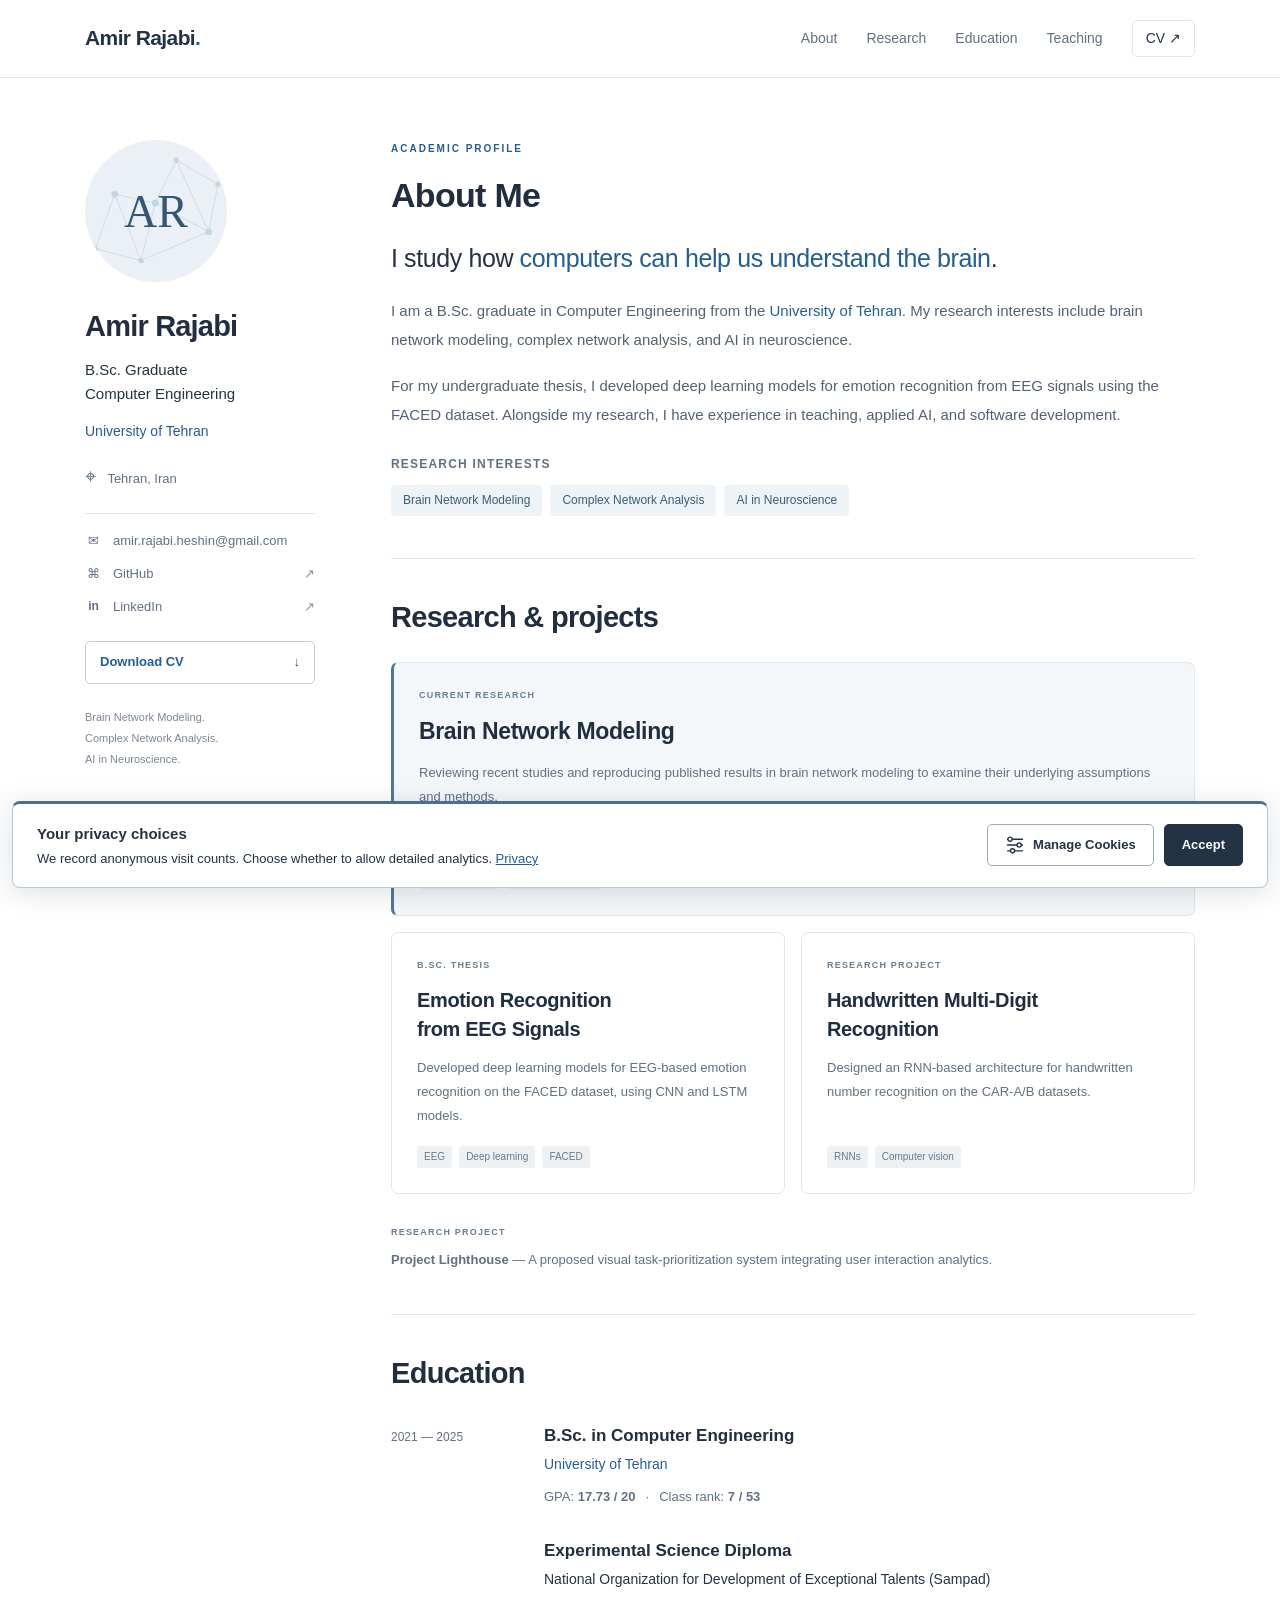
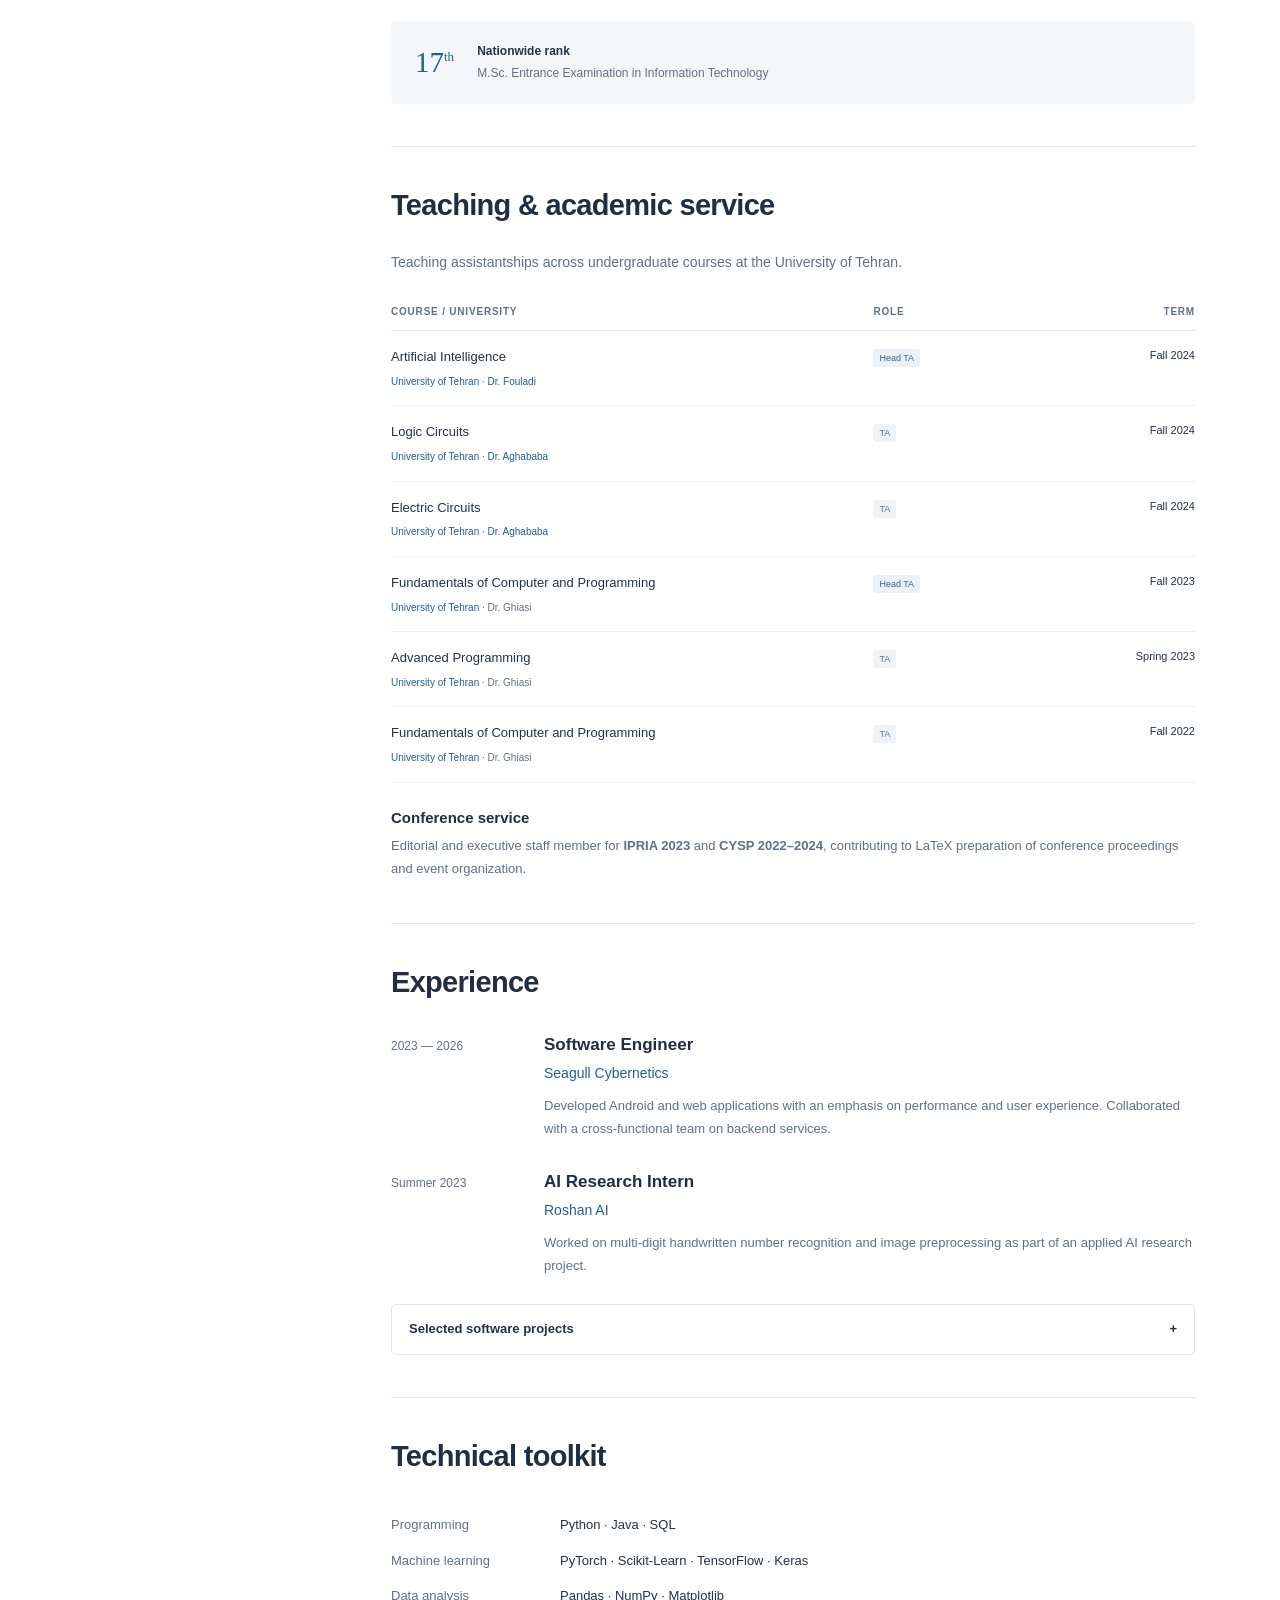
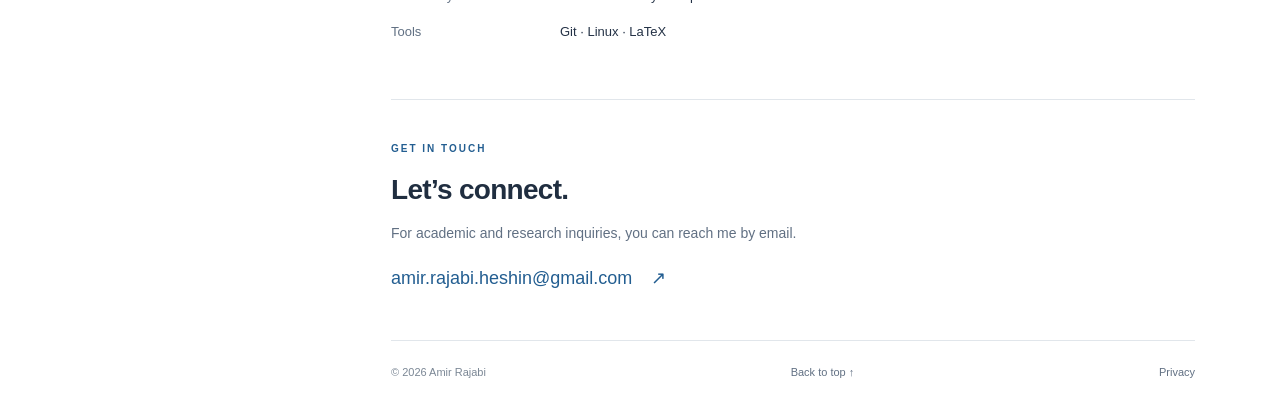
<file: index.html>
<!doctype html>
<html lang="en">
<head>
  <meta charset="utf-8">
  <meta name="viewport" content="width=device-width, initial-scale=1">
  <meta name="description" content="Amir Rajabi — B.Sc. graduate in Computer Engineering from the University of Tehran. Research interests in brain network modeling, complex network analysis, and AI in neuroscience.">
  <meta name="theme-color" content="#f7f8fa">
  <meta property="og:title" content="Amir Rajabi | Academic Website">
  <meta property="og:description" content="Brain Network Modeling · Complex Network Analysis · AI in Neuroscience">
  <meta property="og:type" content="website">
  <title>Amir Rajabi | Academic Website</title>
  <link rel="icon" href="assets/favicon.svg" type="image/svg+xml">
  <link rel="stylesheet" href="assets/style.css">
  <script src="/assets/analytics.js" defer></script>
</head>
<body>
<a class="skip-link" href="#main">Skip to content</a>
<header class="topbar"><div class="topbar-inner"><a class="wordmark" href="#about">Amir Rajabi<span class="wordmark-dot">.</span></a><nav aria-label="Main navigation"><a href="#about">About</a><a href="#research">Research</a><a href="#education">Education</a><a href="#teaching">Teaching</a><a class="nav-cv" href="assets/Amir_Rajabi_Academic_CV.pdf">CV <span aria-hidden="true">↗</span></a></nav></div></header>
<div class="layout">
<aside class="profile" aria-label="Profile">
  <div class="monogram" aria-hidden="true"><span>AR</span><svg viewBox="0 0 220 180" fill="none"><g stroke="currentColor"><path d="M10 120 58 50 112 78 158 25 208 75 177 139 112 78 70 154 10 120M58 50 70 154 177 139M158 25 177 139"/></g><g fill="currentColor"><circle cx="10" cy="120" r="4"/><circle cx="58" cy="50" r="5"/><circle cx="112" cy="78" r="5"/><circle cx="158" cy="25" r="4"/><circle cx="208" cy="75" r="4"/><circle cx="177" cy="139" r="5"/><circle cx="70" cy="154" r="4"/></g></svg></div>
  <h1>Amir Rajabi</h1>
  <p class="role">B.Sc. Graduate<br> Computer Engineering</p>
  <p class="affiliation"><a href="https://ut.ac.ir/en">University of Tehran</a></p>
  <p class="location"><span aria-hidden="true">⌖</span> Tehran, Iran</p>
  <div class="profile-links"><a href="mailto:amir.rajabi.heshin@gmail.com"><span aria-hidden="true">✉</span> amir.rajabi.heshin@gmail.com</a><a href="https://github.com/amirrgb"><span class="link-symbol" aria-hidden="true">⌘</span> GitHub <span class="arrow" aria-hidden="true">↗</span></a><a href="https://www.linkedin.com/in/amirrgb"><span class="link-symbol linkedin" aria-hidden="true">in</span> LinkedIn <span class="arrow" aria-hidden="true">↗</span></a></div>
  <a class="button" href="assets/Amir_Rajabi_Academic_CV.pdf" download>Download CV <span aria-hidden="true">↓</span></a>
  <p class="sidebar-note">Brain Network Modeling.<br>Complex Network Analysis.<br>AI in Neuroscience.</p>
</aside>
<main id="main">
  <section id="about" class="about section">
    <p class="eyebrow">ACADEMIC PROFILE</p>
    <h2>About Me</h2>
    <p class="intro">I study how <span class="accent">computers can help us understand the brain</span>.</p>
    <p>I am a B.Sc. graduate in Computer Engineering from the <a href="https://ut.ac.ir/en">University of Tehran</a>. My research interests include brain network modeling, complex network analysis, and AI in neuroscience.</p>
    <p>For my undergraduate thesis, I developed deep learning models for emotion recognition from EEG signals using the FACED dataset. Alongside my research, I have experience in teaching, applied AI, and software development.</p>
    <div class="interests"><h3>Research interests</h3><ul><li>Brain Network Modeling</li><li>Complex Network Analysis</li><li>AI in Neuroscience</li></ul></div>
  </section>
  <section id="research" class="section"><div class="section-heading"><h2>Research & projects</h2></div>
    <article class="project featured"><div class="project-top"><span class="label">CURRENT RESEARCH</span></div><h3>Brain Network Modeling</h3><p>Reviewing recent studies and reproducing published results in brain network modeling to examine their underlying assumptions and methods.</p><p>Conducting computational experiments to assess how modeling choices influence simulated brain dynamics.</p><div class="tags"><span>Brain networks</span><span>Network modeling</span></div></article>
    <div class="project-grid"><article class="project"><span class="label">B.SC. THESIS</span><h3>Emotion Recognition<br>from EEG Signals</h3><p>Developed deep learning models for EEG-based emotion recognition on the FACED dataset, using CNN and LSTM models.</p><div class="tags"><span>EEG</span><span>Deep learning</span><span>FACED</span></div></article><article class="project"><span class="label">RESEARCH PROJECT</span><h3>Handwritten Multi-Digit<br>Recognition</h3><p>Designed an RNN-based architecture for handwritten number recognition on the CAR-A/B datasets.</p><div class="tags"><span>RNNs</span><span>Computer vision</span></div></article></div>
    <div class="research-note"><span class="small-label">RESEARCH PROJECT</span><p><strong>Project Lighthouse</strong> — A proposed visual task-prioritization system integrating user interaction analytics.</p></div>
  </section>
  <section id="education" class="section"><div class="section-heading"><h2>Education</h2></div><div class="timeline"><article class="timeline-item"><p class="date">2021 — 2025</p><div><h3>B.Sc. in Computer Engineering</h3><p><a href="https://ut.ac.ir/en">University of Tehran</a></p><p class="detail">GPA: <strong>17.73 / 20</strong><span class="detail-separator">·</span>Class rank: <strong>7 / 53</strong></p></div></article><article class="timeline-item"><p class="date"></p><div><h3>Experimental Science Diploma</h3><p>National Organization for Development of Exceptional Talents (Sampad)</p></div></article></div><div class="honor"><span class="honor-rank">17<sup>th</sup></span><p><strong>Nationwide rank</strong><br>M.Sc. Entrance Examination in Information Technology</p></div></section>
  <section id="teaching" class="section"><div class="section-heading"><h2>Teaching & academic service</h2></div><p class="section-intro">Teaching assistantships across undergraduate courses at the University of Tehran.</p><div class="teaching-table"><table><caption class="visually-hidden">Teaching assistantships</caption><thead><tr><th scope="col">Course / University</th><th scope="col">Role</th><th scope="col">Term</th></tr></thead><tbody>
<tr><td>Artificial Intelligence<small><a href="https://ut.ac.ir/en">University of Tehran</a> · <a href="https://scholar.google.com/citations?user=YLOcZDUAAAAJ&amp;hl=en">Dr. Fouladi</a></small></td><td><span class="badge head">Head TA</span></td><td>Fall 2024</td></tr>
<tr><td>Logic Circuits<small><a href="https://ut.ac.ir/en">University of Tehran</a> · <a href="https://scholar.google.com/citations?user=NBD4tqgAAAAJ&amp;hl=en">Dr. Aghababa</a></small></td><td><span class="badge">TA</span></td><td>Fall 2024</td></tr>
<tr><td>Electric Circuits<small><a href="https://ut.ac.ir/en">University of Tehran</a> · <a href="https://scholar.google.com/citations?user=NBD4tqgAAAAJ&amp;hl=en">Dr. Aghababa</a></small></td><td><span class="badge">TA</span></td><td>Fall 2024</td></tr>
<tr><td>Fundamentals of Computer and Programming<small><a href="https://ut.ac.ir/en">University of Tehran</a> · Dr. Ghiasi</small></td><td><span class="badge head">Head TA</span></td><td>Fall 2023</td></tr>
<tr><td>Advanced Programming<small><a href="https://ut.ac.ir/en">University of Tehran</a> · Dr. Ghiasi</small></td><td><span class="badge">TA</span></td><td>Spring 2023</td></tr>
<tr><td>Fundamentals of Computer and Programming<small><a href="https://ut.ac.ir/en">University of Tehran</a> · Dr. Ghiasi</small></td><td><span class="badge">TA</span></td><td>Fall 2022</td></tr>
</tbody></table></div><article class="service"><h3>Conference service</h3><p>Editorial and executive staff member for <strong>IPRIA 2023</strong> and <strong>CYSP 2022–2024</strong>, contributing to LaTeX preparation of conference proceedings and event organization.</p></article></section>
  <section id="experience" class="section"><div class="section-heading"><h2>Experience</h2></div><div class="timeline"><article class="timeline-item"><p class="date">2023 — 2026</p><div><h3>Software Engineer</h3><p class="company"><a href="https://www.seagull.dev/">Seagull Cybernetics</a></p><p class="detail">Developed Android and web applications with an emphasis on performance and user experience. Collaborated with a cross-functional team on backend services.</p></div></article><article class="timeline-item"><p class="date">Summer 2023</p><div><h3>AI Research Intern</h3><p class="company"><a href="https://www.linkedin.com/company/roshan-ai/">Roshan AI</a></p><p class="detail">Worked on multi-digit handwritten number recognition and image preprocessing as part of an applied AI research project.</p></div></article></div><details class="software"><summary>Selected software projects <span aria-hidden="true">+</span></summary><ul><li><strong>Libz</strong> — Android application for optimizing Google Drive storage.</li><li><strong>GrowUp</strong> — Android application for task management and note-taking.</li><li><strong>Inventory Management System</strong> — Product and user management for retail stores.</li></ul></details></section>
  <section id="skills" class="section"><div class="section-heading"><h2>Technical toolkit</h2></div><dl class="skills"><div><dt>Programming</dt><dd>Python · Java · SQL</dd></div><div><dt>Machine learning</dt><dd>PyTorch · Scikit-Learn · TensorFlow · Keras</dd></div><div><dt>Data analysis</dt><dd>Pandas · NumPy · Matplotlib</dd></div><div><dt>Tools</dt><dd>Git · Linux · LaTeX</dd></div></dl></section>
  <section id="contact" class="contact"><p class="eyebrow">GET IN TOUCH</p><h2>Let’s connect.</h2><p>For academic and research inquiries, you can reach me by email.</p><a href="mailto:amir.rajabi.heshin@gmail.com">amir.rajabi.heshin@gmail.com <span aria-hidden="true">↗</span></a></section>
  <footer><span>© 2026 Amir Rajabi</span><a href="#about">Back to top ↑</a></footer>
</main></div>
</body></html>
</file>
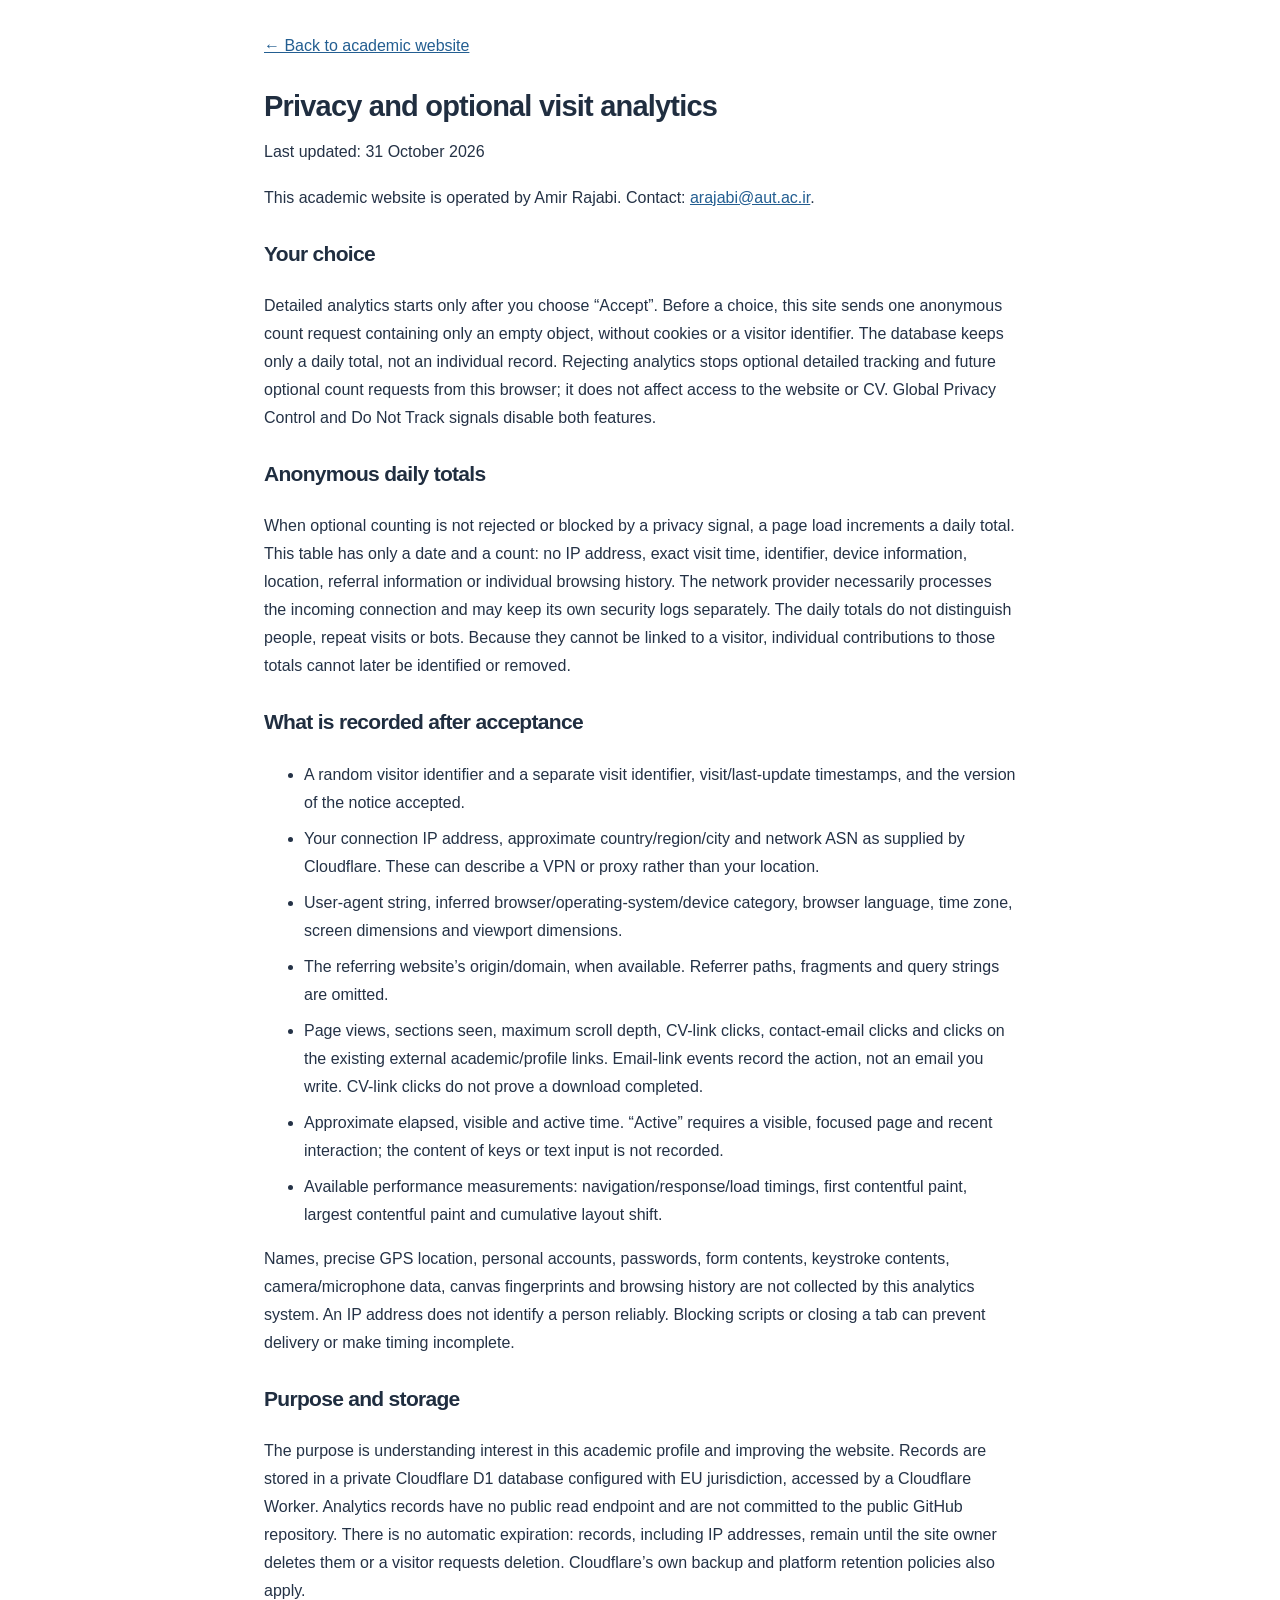
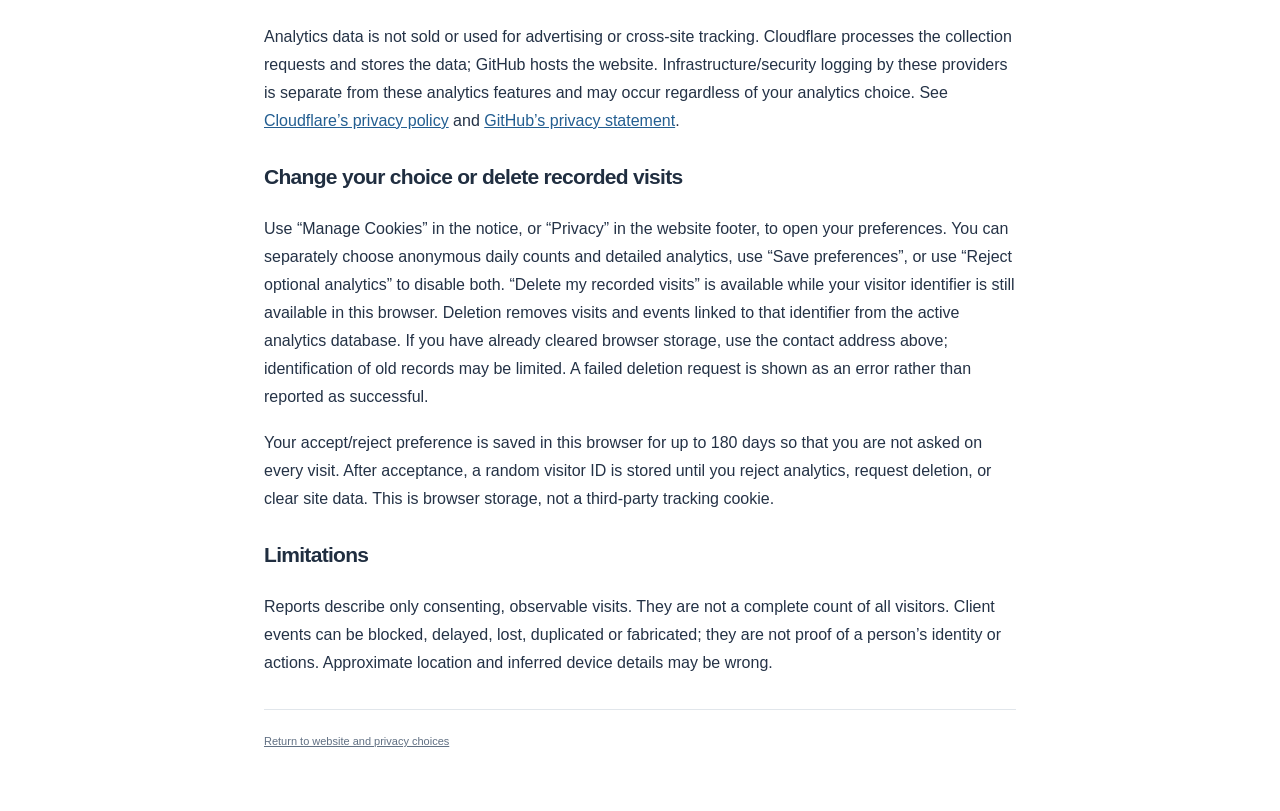
<file: privacy.html>
<!doctype html>
<html lang="en"><head><meta charset="utf-8"><meta name="viewport" content="width=device-width,initial-scale=1"><meta name="robots" content="noindex"><title>Privacy | Amir Rajabi</title><link rel="icon" href="/assets/favicon.svg" type="image/svg+xml"><link rel="stylesheet" href="/assets/style.css"><style>body{max-width:800px;margin:auto;padding:32px 24px}h1{margin-top:28px}h2{font-size:21px;margin-top:28px}li{margin:8px 0}a{text-decoration:underline}table{font-size:14px}td{padding:10px 8px;white-space:normal!important;text-align:left!important}footer{margin-top:32px}</style></head>
<body><a href="/">← Back to academic website</a><main><h1>Privacy and optional visit analytics</h1><p>Last updated: 31 October 2026</p>
<p>This academic website is operated by Amir Rajabi. Contact: <a href="mailto:arajabi@aut.ac.ir">arajabi@aut.ac.ir</a>.</p>
<h2>Your choice</h2><p>Detailed analytics starts only after you choose “Accept”. Before a choice, this site sends one anonymous count request containing only an empty object, without cookies or a visitor identifier. The database keeps only a daily total, not an individual record. Rejecting analytics stops optional detailed tracking and future optional count requests from this browser; it does not affect access to the website or CV. Global Privacy Control and Do Not Track signals disable both features.</p>
<h2>Anonymous daily totals</h2><p>When optional counting is not rejected or blocked by a privacy signal, a page load increments a daily total. This table has only a date and a count: no IP address, exact visit time, identifier, device information, location, referral information or individual browsing history. The network provider necessarily processes the incoming connection and may keep its own security logs separately. The daily totals do not distinguish people, repeat visits or bots. Because they cannot be linked to a visitor, individual contributions to those totals cannot later be identified or removed.</p><h2>What is recorded after acceptance</h2><ul>
<li>A random visitor identifier and a separate visit identifier, visit/last-update timestamps, and the version of the notice accepted.</li>
<li>Your connection IP address, approximate country/region/city and network ASN as supplied by Cloudflare. These can describe a VPN or proxy rather than your location.</li>
<li>User-agent string, inferred browser/operating-system/device category, browser language, time zone, screen dimensions and viewport dimensions.</li>
<li>The referring website’s origin/domain, when available. Referrer paths, fragments and query strings are omitted.</li>
<li>Page views, sections seen, maximum scroll depth, CV-link clicks, contact-email clicks and clicks on the existing external academic/profile links. Email-link events record the action, not an email you write. CV-link clicks do not prove a download completed.</li>
<li>Approximate elapsed, visible and active time. “Active” requires a visible, focused page and recent interaction; the content of keys or text input is not recorded.</li>
<li>Available performance measurements: navigation/response/load timings, first contentful paint, largest contentful paint and cumulative layout shift.</li></ul>
<p>Names, precise GPS location, personal accounts, passwords, form contents, keystroke contents, camera/microphone data, canvas fingerprints and browsing history are not collected by this analytics system. An IP address does not identify a person reliably. Blocking scripts or closing a tab can prevent delivery or make timing incomplete.</p>
<h2>Purpose and storage</h2><p>The purpose is understanding interest in this academic profile and improving the website. Records are stored in a private Cloudflare D1 database configured with EU jurisdiction, accessed by a Cloudflare Worker. Analytics records have no public read endpoint and are not committed to the public GitHub repository. There is no automatic expiration: records, including IP addresses, remain until the site owner deletes them or a visitor requests deletion. Cloudflare’s own backup and platform retention policies also apply.</p>
<p>Analytics data is not sold or used for advertising or cross-site tracking. Cloudflare processes the collection requests and stores the data; GitHub hosts the website. Infrastructure/security logging by these providers is separate from these analytics features and may occur regardless of your analytics choice. See <a href="https://www.cloudflare.com/privacypolicy/">Cloudflare’s privacy policy</a> and <a href="https://docs.github.com/en/site-policy/privacy-policies/github-general-privacy-statement">GitHub’s privacy statement</a>.</p>
<h2>Change your choice or delete recorded visits</h2><p>Use “Manage Cookies” in the notice, or “Privacy” in the website footer, to open your preferences. You can separately choose anonymous daily counts and detailed analytics, use “Save preferences”, or use “Reject optional analytics” to disable both. “Delete my recorded visits” is available while your visitor identifier is still available in this browser. Deletion removes visits and events linked to that identifier from the active analytics database. If you have already cleared browser storage, use the contact address above; identification of old records may be limited. A failed deletion request is shown as an error rather than reported as successful.</p>
<p>Your accept/reject preference is saved in this browser for up to 180 days so that you are not asked on every visit. After acceptance, a random visitor ID is stored until you reject analytics, request deletion, or clear site data. This is browser storage, not a third-party tracking cookie.</p>
<h2>Limitations</h2><p>Reports describe only consenting, observable visits. They are not a complete count of all visitors. Client events can be blocked, delayed, lost, duplicated or fabricated; they are not proof of a person’s identity or actions. Approximate location and inferred device details may be wrong.</p></main><footer><a href="/">Return to website and privacy choices</a></footer></body></html>
</file>
<file: assets/style.css>
:root{--ink:#243246;--muted:#617083;--blue:#235e91;--line:#e1e6eb;--paper:#fff;--soft:#f4f7fa}*{box-sizing:border-box}html{scroll-behavior:smooth;scroll-padding-top:104px}body{margin:0;background:var(--paper);color:var(--ink);font:16px/1.75 -apple-system,BlinkMacSystemFont,"Segoe UI",Arial,sans-serif}a{color:var(--blue);text-decoration:none}a:hover{text-decoration:underline;text-underline-offset:4px}a:focus-visible,summary:focus-visible{outline:3px solid #367dab;outline-offset:5px}h1,h2,h3,p{margin-top:0}h1,h2,h3{line-height:1.3;color:#202e40}h1{font-size:29px;letter-spacing:-.8px;margin-bottom:12px}h2{font-size:29px;letter-spacing:-.7px;font-weight:650;margin-bottom:25px}h3{font-size:18px;font-weight:600}p{margin-bottom:18px}.topbar{height:78px;border-bottom:1px solid var(--line);background:#fffffff5;position:sticky;top:0;z-index:10;backdrop-filter:blur(12px)}.topbar-inner{max-width:1190px;margin:auto;padding:0 40px;display:flex;height:100%;align-items:center;justify-content:space-between}.wordmark{font-size:21px;font-weight:700;letter-spacing:-.6px;color:var(--ink)}.wordmark-dot{color:var(--blue)}nav{display:flex;gap:29px;align-items:center}nav a{font-size:14px;color:var(--muted);font-weight:500}nav .nav-cv{border:1px solid var(--line);border-radius:5px;padding:5px 13px;color:var(--ink)}.layout{max-width:1190px;margin:0 auto;padding:62px 40px 0;display:grid;grid-template-columns:230px minmax(0,1fr);gap:76px}.profile{position:sticky;top:120px;align-self:start}.monogram{width:142px;height:142px;border-radius:50%;background:#eaf0f5;position:relative;overflow:hidden;margin-bottom:26px;display:grid;place-items:center;color:#9bb7ca}.monogram span{font:46px Georgia,serif;z-index:1;color:#345773}.monogram svg{position:absolute;width:150px;opacity:.45;transform:rotate(-15deg)}.role{line-height:1.6;margin-bottom:14px;font-size:15px}.affiliation{color:var(--blue);font-size:14px;line-height:1.6;margin-bottom:17px}.location{font-size:13px;color:var(--muted)}.location span{margin-right:8px;font-size:20px}.profile-links{border-top:1px solid var(--line);padding-top:16px;margin-top:19px;display:grid;gap:10px;font-size:13px}.profile-links a{display:flex;align-items:center;gap:11px;color:var(--muted)}.profile-links a>span:first-child{width:17px;text-align:center}.arrow{margin-left:auto;color:#8294a6}.linkedin{font-size:12px;font-weight:700}.button{display:flex;align-items:center;justify-content:space-between;border:1px solid #bdcdd9;padding:9px 14px;border-radius:5px;margin-top:23px;font-size:13px;font-weight:600}.button:hover{background:var(--soft);text-decoration:none}.sidebar-note{font-size:11px;line-height:1.9;color:#7b8795;margin-top:23px}.section{padding-bottom:42px;margin-bottom:40px;border-bottom:1px solid var(--line);scroll-margin-top:20px}.eyebrow{font-size:10px;letter-spacing:2px;color:var(--blue);font-weight:700;margin-bottom:15px}.about h2{font-size:34px;margin-bottom:22px}.intro{font-size:25px;line-height:1.55;letter-spacing:-.4px;margin-bottom:20px}.accent{color:var(--blue)}.about>p:not(.eyebrow):not(.intro){color:#526174;font-size:15px;line-height:1.9}.interests{margin-top:28px}.interests h3{font-size:12px;text-transform:uppercase;letter-spacing:1.2px;color:var(--muted);margin-bottom:12px}.interests ul{padding:0;display:flex;flex-wrap:wrap;gap:8px;list-style:none;margin:0}.interests li{background:#edf3f7;color:#365e7b;font-size:12px;padding:5px 12px;border-radius:4px}.section-heading{display:flex;justify-content:space-between;align-items:baseline;gap:16px}.section-number{font-size:11px;color:#8a99a9;letter-spacing:1px}.project{padding:25px;border:1px solid var(--line);border-radius:7px;display:flex;flex-direction:column}.project h3{font-size:20px;letter-spacing:-.35px;line-height:1.45;margin:12px 0}.project p{font-size:13px;line-height:1.85;color:var(--muted)}.project.featured{background:#f4f7fa;border-left:3px solid #4d799a;margin-bottom:16px}.featured h3{font-size:23px}.project-top{display:flex;justify-content:space-between;gap:12px;align-items:center}.label,.small-label{font-size:9px;font-weight:700;letter-spacing:1.2px;color:#687e92}.status{font-size:10px;color:#476d5c;background:#e6efe8;padding:1px 9px;border-radius:20px}.project-grid{display:grid;grid-template-columns:1fr 1fr;gap:16px}.tags{display:flex;gap:7px;flex-wrap:wrap;margin-top:auto}.tags span{font-size:10px;color:#647a8c;background:#edf1f4;border-radius:3px;padding:2px 7px}.research-note{margin-top:22px}.research-note p{font-size:13px;color:var(--muted);margin:5px 0 0}.timeline-item{display:grid;grid-template-columns:137px 1fr;gap:16px;padding:8px 0 23px}.timeline-item h3{margin-bottom:5px;font-size:17px}.timeline-item p{margin-bottom:7px;font-size:14px}.timeline-item .date{font-size:12px;color:var(--muted);padding-top:2px}.timeline-item .detail{font-size:13px;color:var(--muted);margin:9px 0 0}.detail-separator{margin:0 10px}.honor{display:flex;align-items:center;gap:23px;padding:20px 24px;background:var(--soft);border-radius:5px}.honor-rank{font:29px Georgia,serif;color:var(--blue)}.honor-rank sup{font-size:13px}.honor p{font-size:12px;line-height:1.8;color:var(--muted);margin:0}.honor strong{color:var(--ink);font-weight:600}.section-intro{font-size:14px;color:var(--muted)}table{width:100%;border-collapse:collapse;text-align:left;font-size:13px}th{font-size:10px;letter-spacing:.8px;text-transform:uppercase;font-weight:600;color:var(--muted);padding:10px 0;border-bottom:1px solid var(--line)}td{padding:15px 0;border-bottom:1px solid #edf0f3;vertical-align:top}td:first-child{padding-right:15px;width:60%;font-weight:500}td small{display:block;font-size:10px;font-weight:400;color:var(--muted);margin-top:4px}td:last-child{font-size:11px;white-space:nowrap;text-align:right}th:last-child{text-align:right}.badge{font-size:9px;white-space:nowrap;background:#f0f3f5;border-radius:3px;padding:4px 6px;color:var(--muted)}.badge.head{background:#eaf1f7;color:#376481}.service{margin-top:25px}.service h3{font-size:15px;margin-bottom:8px}.service p{font-size:13px;color:var(--muted);margin-bottom:0}.company{color:var(--blue)}.software{border:1px solid var(--line);border-radius:5px;padding:13px 17px;margin-top:4px;font-size:13px}.software summary{cursor:pointer;font-weight:600;display:flex;justify-content:space-between;align-items:center;list-style:none}.software summary::-webkit-details-marker{display:none}.software[open] summary span{transform:rotate(45deg)}.software ul{padding-left:18px;color:var(--muted);margin-bottom:3px}.software li{margin-top:9px}.skills{margin:0}.skills>div{display:grid;grid-template-columns:155px 1fr;gap:14px;margin:13px 0;font-size:13px}.skills dt{color:var(--muted)}.skills dd{margin:0}.contact{padding:0 0 45px}.contact h2{font-size:28px;margin-bottom:12px}.contact p:not(.eyebrow){font-size:14px;color:var(--muted)}.contact>a{font-size:18px;font-weight:500}.contact>a span{margin-left:14px}footer{border-top:1px solid var(--line);padding:22px 0 27px;display:flex;justify-content:space-between;font-size:11px;color:#7b8795}footer a{color:var(--muted)}.skip-link{position:fixed;top:-60px;left:15px;background:white;padding:10px;z-index:30}.skip-link:focus{top:5px}.visually-hidden{position:absolute;width:1px;height:1px;overflow:hidden;clip-path:inset(50%);white-space:nowrap}
@media(min-width:1400px){.layout{padding-top:72px}}@media(max-width:1000px){.layout{gap:40px;grid-template-columns:200px minmax(0,1fr)}.topbar-inner,.layout{padding-left:28px;padding-right:28px}.project{padding:19px}.project h3{font-size:18px}.timeline-item{grid-template-columns:112px 1fr}.skills>div{grid-template-columns:135px 1fr}nav{gap:20px}}@media(max-width:740px){html{scroll-padding-top:115px}.topbar{height:auto}.topbar-inner{padding:15px 22px;gap:12px;flex-wrap:wrap}.wordmark{font-size:19px}nav{gap:17px}nav a{font-size:12px}.layout{padding:32px 22px 0;display:block}.profile{position:static;padding-bottom:30px;margin-bottom:34px;border-bottom:1px solid var(--line);display:grid;grid-template-columns:96px 1fr;column-gap:23px}.monogram{width:90px;height:90px;grid-row:1/4;margin:0}.monogram span{font-size:34px}.profile h1{font-size:27px;margin:0 0 6px}.role{font-size:13px;margin:0 0 5px}.role br,.affiliation br{display:none}.affiliation{font-size:12px;margin-bottom:0}.location{grid-column:2;margin:7px 0 0}.profile-links{grid-column:1/-1;display:flex;flex-wrap:wrap;gap:20px;margin-top:20px;padding-top:15px}.profile-links .arrow{display:none}.button{grid-column:1/-1;justify-content:center;gap:20px;margin-top:17px}.sidebar-note{display:none}.about h2{font-size:30px}.intro{font-size:23px}.section{margin-bottom:30px;padding-bottom:30px}.section h2{font-size:25px}.project-grid{grid-template-columns:1fr 1fr}.project h3{font-size:17px}.project p{font-size:12px}.featured h3{font-size:22px}.section-heading{gap:10px}.timeline-item{grid-template-columns:105px 1fr;gap:12px}.teaching-table{overflow-x:auto}table{min-width:0}td:first-child{width:56%;font-size:12px}.badge{font-size:8px}td:last-child{font-size:10px}td small{font-size:9px}.skills>div{grid-template-columns:115px 1fr;font-size:12px}.honor{gap:18px;padding:17px}.contact{padding-bottom:30px}}@media(max-width:420px){.topbar-inner{justify-content:center;gap:10px}nav{width:100%;justify-content:space-between;gap:8px}nav .nav-cv{padding:2px 9px}.project-grid{grid-template-columns:1fr}.timeline-item{grid-template-columns:1fr;gap:2px}.timeline-item .date{margin-bottom:4px}.desktop-break{display:none}.profile-links{gap:13px;font-size:11px}.interests li{font-size:10px;padding:4px 9px}}@media(prefers-reduced-motion:reduce){html{scroll-behavior:auto}}@media print{.topbar,.monogram,.button,.sidebar-note,.skip-link,footer{display:none}.layout{display:block;padding:0}.profile{position:static;border-bottom:1px solid #ccc;margin-bottom:20px}.profile-links{display:flex;gap:20px}.section{break-inside:avoid;margin-bottom:20px;padding-bottom:20px}body{font-size:11px}.project p,.about>p:not(.eyebrow):not(.intro){font-size:11px}.intro{font-size:18px}a{color:inherit}.contact{padding:0}.software{display:none}}
</file>
